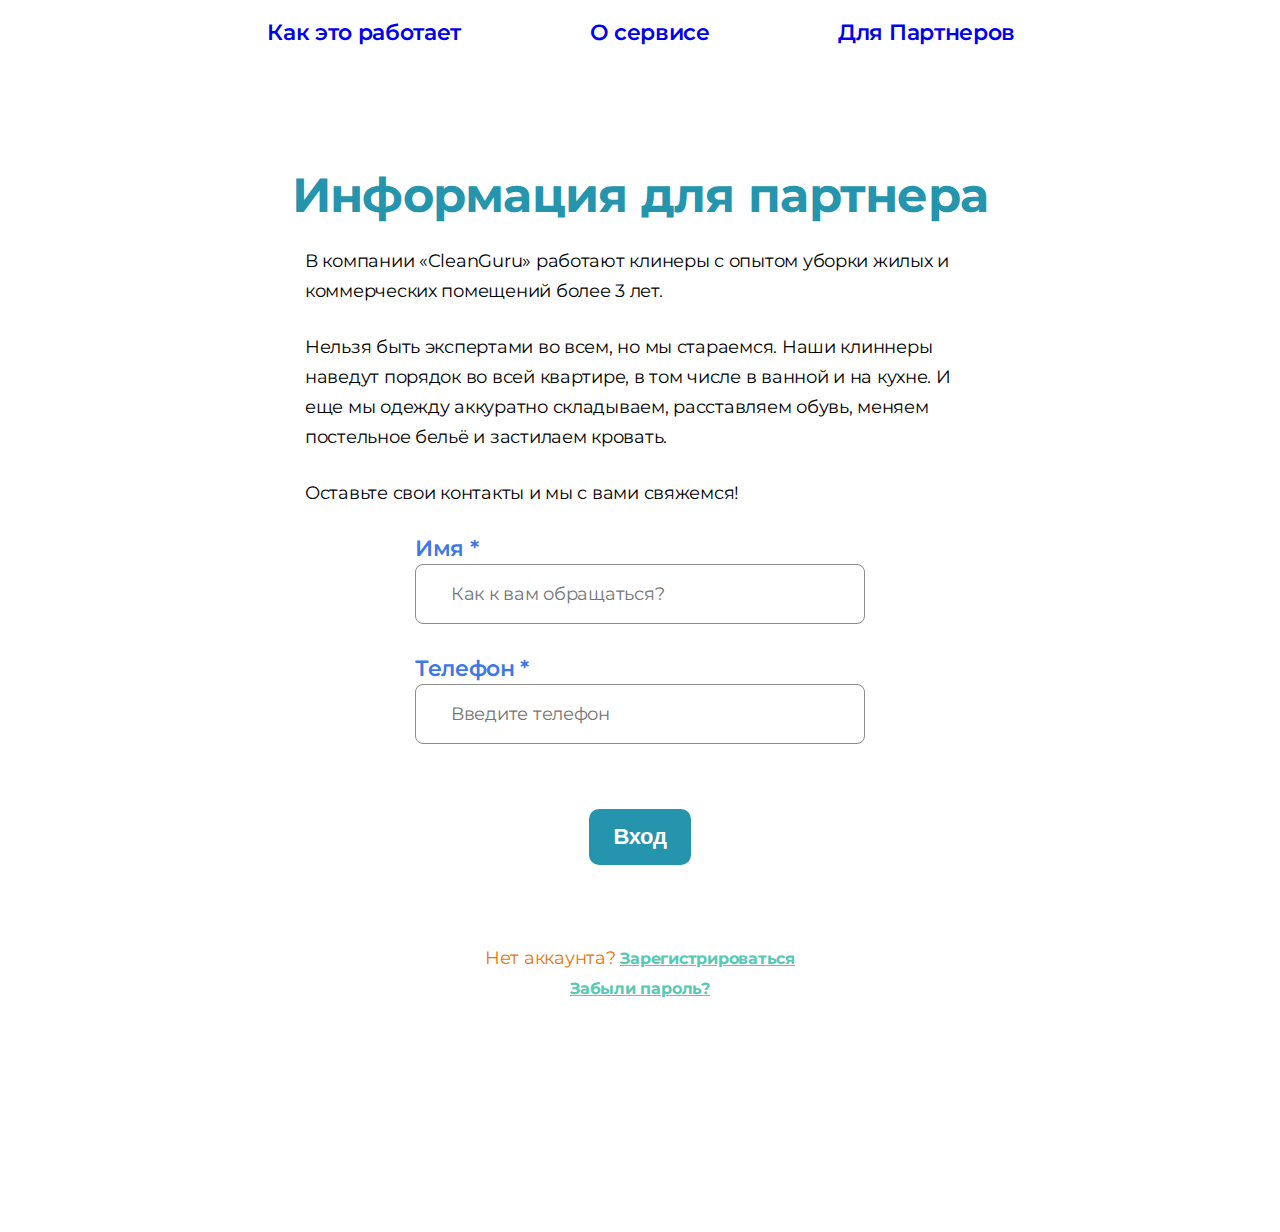
<file: forPartners.html>
<!DOCTYPE html>
<html lang="en">

<head>
    <meta charset="UTF-8">
    <meta http-equiv="X-UA-Compatible" content="IE=edge">
    <meta name="viewport" content="width=device-width, initial-scale=1.0">
    <title>Document</title>
    <link rel="stylesheet" href="styles.css">
    <link rel="preconnect" href="https://fonts.googleapis.com">
    <link rel="preconnect" href="https://fonts.gstatic.com" crossorigin>
    <link href="https://fonts.googleapis.com/css2?family=Montserrat:wght@300;400;600;700&display=swap" rel="stylesheet">
    <link href="https://fonts.googleapis.com/css2?family=Montserrat+Alternates:wght@500&display=swap" rel="stylesheet">
</head>

<body>
    <div class="container">
        <section class="nav">
            <ul class="nav__ul">
                <li class="nav__ul__item">
                    <a href="#">Как это работает</a>
                </li>
                <li class="nav__ul__item">
                    <a href="#">О сервисе</a>
                </li>
                <li class="nav__ul__item">
                    <a href="#">Для Партнеров</a>
                </li>
            </ul>
        </section>
        <section class="registration-main">
            <h2>Информация для партнера</h2>
            <p class="registration-main__p">В компании «CleanGuru» работают клинеры с опытом уборки жилых и коммерческих помещений более 3 лет.
                </p>
            <p class="registration-main__p">Нельзя быть экспертами во всем, но мы стараемся. Наши клиннеры наведут порядок во всей квартире, в том числе в ванной и на кухне. И еще мы одежду аккуратно складываем, расставляем обувь, меняем постельное бельё и застилаем кровать.</p>
            <p class="registration-main__p">Оставьте свои контакты и мы с вами свяжемся!</p>
            <form action="" class="login_form">
                <div class="login_form__element"><label class="login_form__input_h" for="login">Имя *</label></div>
                <div class="login_form__element"><input class="login_form__input" type="text" id="login"
                        placeholder="Как к вам обращаться?"></div>
                <div class="login_form__element"><label class="login_form__input_h" for="password">Телефон *</label>
                </div>
                <div class="login_form__element"><input class="login_form__input" type="password" id="password"
                        placeholder="Введите телефон"></div>
                <button type="submit" class="button button_darkgreen__filled login_form__button">Вход</button>
            </form>
            <div class="restore">
                <div><span class="restore__o">Нет аккаунта? </span><a href="#"><span
                            class="restore__g">Зарегистрироваться</span></a></div>
                <div><a href="#"><span class="restore__g">Забыли пароль?</span></a></div>
            </div>
        </section>
        
    </div>
</body>

</html>
</file>
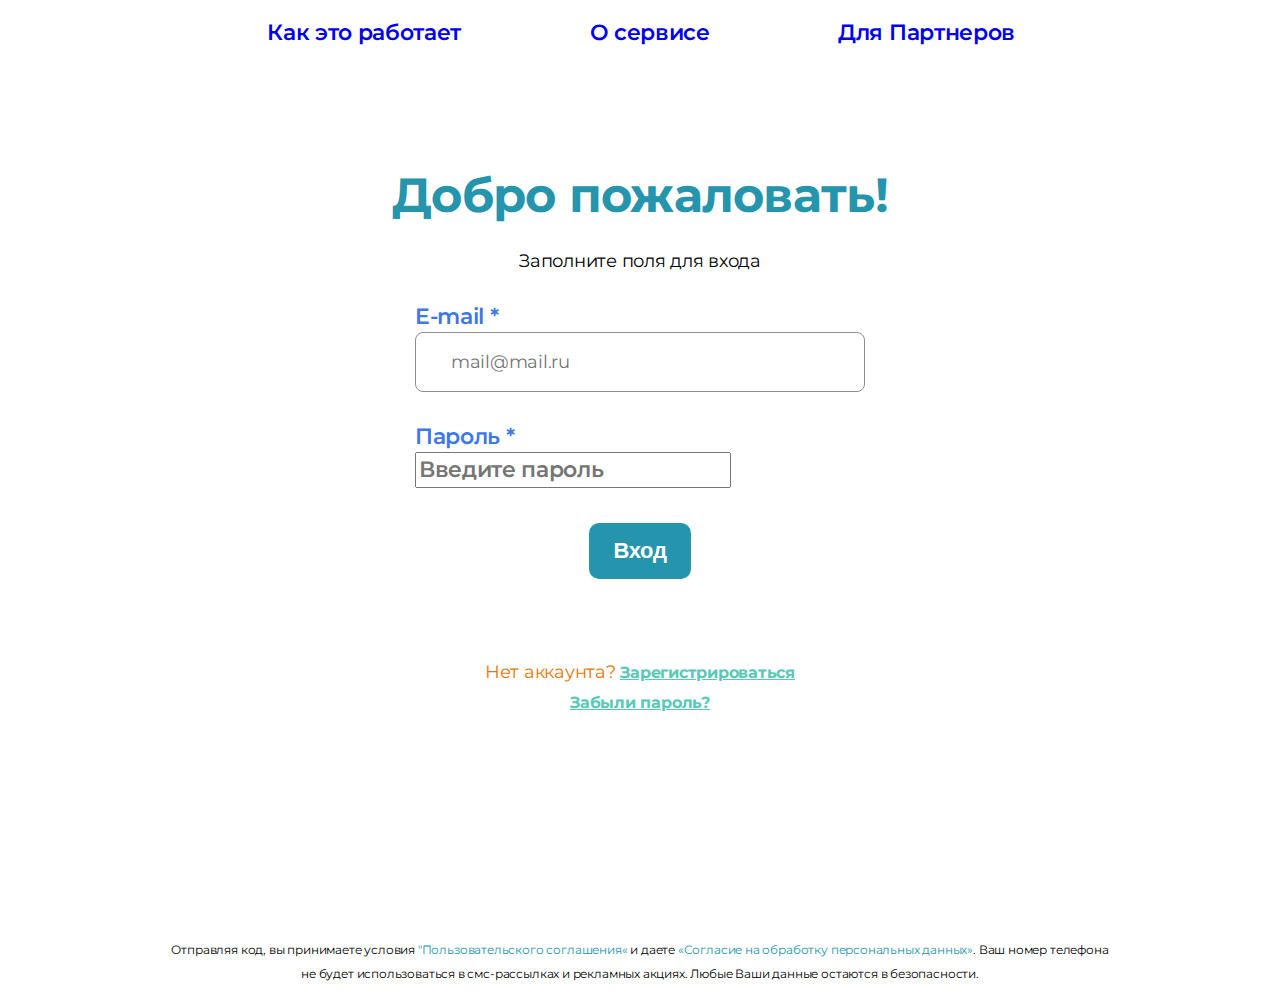
<file: loginIndividual.html>
<!DOCTYPE html>
<html lang="en">

<head>
    <meta charset="UTF-8">
    <meta http-equiv="X-UA-Compatible" content="IE=edge">
    <meta name="viewport" content="width=device-width, initial-scale=1.0">
    <title>Document</title>
    <link rel="stylesheet" href="styles.css">
    <link rel="preconnect" href="https://fonts.googleapis.com">
    <link rel="preconnect" href="https://fonts.gstatic.com" crossorigin>
    <link href="https://fonts.googleapis.com/css2?family=Montserrat:wght@300;400;600;700&display=swap" rel="stylesheet">
    <link href="https://fonts.googleapis.com/css2?family=Montserrat+Alternates:wght@500&display=swap" rel="stylesheet">
</head>

<body>
    <div class="container">
        <section class="nav">
            <ul class="nav__ul">
                <li class="nav__ul__item">
                    <a href="#">Как это работает</a>
                </li>
                <li class="nav__ul__item">
                    <a href="#">О сервисе</a>
                </li>
                <li class="nav__ul__item">
                    <a href="#">Для Партнеров</a>
                </li>
            </ul>
        </section>
        <section class="registration-main">
            <h2>Добро пожаловать!</h2>
            <p class="registration-main__p registration-main__p_center">Заполните поля для входа</p>

            <form action="" class="login_form">
                <div class="login_form__element"><label class="login_form__input_h" for="login">E-mail *</label></div>
                <div class="login_form__element"><input class="login_form__input" type="text" id="login"
                        placeholder="mail@mail.ru"></div>
                <div class="login_form__element"><label class="login_form__input_h" for="password">Пароль *</label>
                </div>
                <div class="login_form__element"><input class="login_form__input_h" type="password" id="password"
                        placeholder="Введите пароль"></div>
                <button type="submit" class="button button_darkgreen__filled login_form__button">Вход</button>
            </form>
            <div class="restore">
                <div><span class="restore__o">Нет аккаунта? </span><a href="#"><span
                            class="restore__g">Зарегистрироваться</span></a></div>
                <div><a href="#"><span class="restore__g">Забыли пароль?</span></a></div>
            </div>
        </section>
        <footer class="registration-main__bottom-p">Отправляя код, вы&nbsp;принимаете условия <a
                href="">&quot;Пользовательского соглашения&laquo;</a> и даете <a href="">&laquo;Согласие
                на&nbsp;обработку персональных данных&raquo;</a>. Ваш номер телефона не&nbsp;будет использоваться
            в&nbsp;смс-рассылках
            и&nbsp;рекламных акциях.
            Любые Ваши данные остаются в&nbsp;безопасности.</footer>
    </div>
</body>

</html>
</file>
<file: styles.css>
.button {
  margin: auto;
  letter-spacing: -0.015em;
  border-radius: 10px;
  border: 2px solid transparent;
  font-style: normal;
  font-weight: 600;
  font-size: 22px;
  line-height: 30px;
  padding: 0.5em 1em;
}

.button.visible {
  display: block;
}

.button:hover {
  background: transparent;
  transition-duration: 200ms;
}

.button_blue__filled {
  color: #FFF;
  background-color: #3D77EA;
}

.button_blue__filled:hover {
  color: #3D77EA;
  border-color: #3D77EA;
}

.button_blue__unfilled {
  color: #3D77EA;
  background-color: #FFF;
  border-color: #3D77EA;
}

.button_blue__unfilled:hover {
  color: #FFF;
  background-color: #3D77EA;
}

.button_darkgreen__filled {
  color: #FFF;
  background-color: #2594AD;
}

.button_darkgreen__filled:hover {
  color: #2594AD;
  border-color: #2594AD;
}

.button_lightgreen__filled {
  color: #FFF;
  background-color: #57C9B5;
}

.button_lightgreen__filled:hover {
  color: #57C9B5;
  border-color: #57C9B5;
}

.button_disabled__filled {
  color: #FFF;
  background-color: #E4E4E4;
}

.button_disabled__filled:hover {
  color: #E4E4E4;
  border-color: #E4E4E4;
}

.button_white__filled {
  color: #2594AD;
  background-color: #FFF;
}

.button_white__filled:hover {
  color: #2594AD;
  border-color: #FFF;
}

.checkbox__wrapper {
  margin-bottom: 20px;
}

.optional__text {
  background: #FFF;
  border: 1px solid rgba(0, 0, 0, 0.32);
  box-sizing: border-box;
  border-radius: 10px;
  width: 100%;
  min-height: 94px;
  overflow: auto;
  resize: none;
  margin-top: 19px;
  font-family: Montserrat;
  font-style: normal;
  font-weight: normal;
  font-size: 18px;
  line-height: 30px;
  display: flex;
  align-items: center;
  letter-spacing: -0.015em;
  color: #2594AD;
}

.custom__checkbox {
  position: absolute;
  z-index: -1;
  opacity: 0;
}

.custom__checkbox ~ .optional__text {
  display: none;
}

.custom__checkbox:checked ~ .optional__text {
  display: block;
}

.custom__checkbox + label {
  display: inline-flex;
  align-items: center;
  user-select: none;
  font-family: Montserrat;
  font-style: normal;
  font-weight: normal;
  font-size: 18px;
  line-height: 30px;
  letter-spacing: -0.015em;
  color: #2594AD;
}

.custom__checkbox + label::before {
  content: '';
  display: inline-block;
  width: 1em;
  height: 1em;
  flex-shrink: 0;
  flex-grow: 0;
  border: 1px solid #adb5bd;
  border-radius: 0.25em;
  margin-right: 0.5em;
  background-repeat: no-repeat;
  background-position: center center;
  background-size: 50% 50%;
}

.custom__checkbox:checked + label::before {
  border-color: #2594AD;
  background-color: #2594AD;
  background-image: url("data:image/svg+xml,%3csvg xmlns='http://www.w3.org/2000/svg' viewBox='0 0 8 8'%3e%3cpath fill='%23fff' d='M6.564.75l-3.59 3.612-1.538-1.55L0 4.26 2.974 7.25 8 2.193z'/%3e%3c/svg%3e");
}

.custom__checkbox:not(:disabled):not(:checked) + label:hover::before {
  border-color: #b3d7ff;
}

.custom__checkbox:not(:disabled):active + label::before {
  background-color: #b3d7ff;
  border-color: #b3d7ff;
}

.custom__checkbox:focus + label::before {
  box-shadow: 0 0 0 0.2rem rgba(0, 123, 255, 0.25);
}

.custom__checkbox:focus:not(:checked) + label::before {
  border-color: #80bdff;
}

.custom__checkbox:disabled + label::before {
  background-color: #e9ecef;
}

.nav {
  display: flex;
  justify-content: space-between;
  padding: 10px 6% 10px 3%;
}

.nav__ul {
  display: flex;
  justify-content: space-between;
  list-style-type: none;
  width: 65%;
  margin: auto;
}

.nav__ul__item {
  font-family: Montserrat;
  font-size: 22px;
  font-style: normal;
  font-weight: 600;
  line-height: 30px;
  letter-spacing: -0.015em;
  color: #2594AD;
}

.nav__ul__item a {
  text-decoration: none;
}

.nav__ul__item a:visited {
  color: #2594AD;
}

.nav__ul__item a:active {
  color: #2594AD;
}

.top-banner {
  text-align: center;
  padding-top: 147px;
  width: 100%;
  height: 642px;
  box-sizing: border-box;
  background-image: url("img/bannerLayer.png");
  background-size: cover;
  background-position: center center;
}

.top-banner h2 {
  margin-bottom: 54px;
  font-family: Montserrat Alternates;
  font-style: normal;
  font-weight: 500;
  font-size: 85px;
  line-height: 70px;
  letter-spacing: -0.015em;
  color: #FFF;
}

.top-banner p {
  margin-bottom: 54px;
  font-family: Montserrat;
  font-style: normal;
  font-weight: 600;
  font-size: 35px;
  line-height: 40px;
  letter-spacing: -0.015em;
  color: #FFF;
}

.how-it-works {
  height: 600px;
  padding: 60px 3% 0px 3%;
  text-align: center;
  background: #DDEEEB;
}

.how-it-works h2 {
  margin: 0 0 60px 0;
  font-family: Montserrat;
  font-style: normal;
  font-weight: bold;
  font-size: 48px;
  line-height: 72px;
  letter-spacing: -0.015em;
  color: #2594AD;
}

.how-it-works__options {
  display: flex;
  justify-content: space-between;
}

.how-it-works__options__item {
  padding: 52px 48px;
  max-width: 17%;
  text-align: left;
  border-radius: 6px;
  background: #FFF;
}

.how-it-works__options__item h3 {
  margin-bottom: 20px;
  font-family: Montserrat;
  font-style: normal;
  font-weight: bold;
  font-size: 24px;
  line-height: 36px;
  letter-spacing: -0.015em;
  color: #E47607;
}

.how-it-works__options__item p {
  font-family: Montserrat;
  font-style: normal;
  font-weight: normal;
  font-size: 18px;
  line-height: 30px;
  letter-spacing: -0.015em;
  color: #2594AD;
}

.order {
  padding: 90px 47px 0 47px;
}

.order__btm-button {
  margin-bottom: 44px;
}

.order__type {
  display: flex;
  margin-bottom: 40px;
  place-content: center;
}

.order__type:hover {
  cursor: pointer;
}

.order__type :first-child {
  border-radius: 6px 0px 0px 6px;
}

.order__type :last-child {
  border-radius: 0px 6px 6px 0px;
}

.order__type__item {
  width: 340px;
  height: 70px;
  text-align: center;
  padding-top: 27px;
  box-sizing: border-box;
  border: 1px solid #D4D4D4;
  border-collapse: collapse;
  font-family: Montserrat Alternates;
  font-style: normal;
  font-weight: normal;
  font-size: 18px;
  line-height: 22px;
  text-align: center;
  color: #2594AD;
  background: #FFF;
}

.order__type__item_checked {
  background: #2594AD;
  color: #FFF;
  font-family: Montserrat Alternates;
  font-style: normal;
  font-weight: 600;
  font-size: 18px;
  line-height: 22px;
}

.order__more {
  display: flex;
  justify-content: space-between;
}

.order__more h3 {
  font-family: Montserrat;
  font-style: normal;
  font-weight: bold;
  font-size: 24px;
  line-height: 18px;
  letter-spacing: -0.015em;
  color: #E47607;
}

.order__more p {
  font-family: Montserrat;
  font-style: normal;
  font-weight: normal;
  font-size: 18px;
  line-height: 30px;
  letter-spacing: -0.015em;
  color: #2594AD;
}

.order__more__item {
  width: 45%;
}

.about {
  height: 830px;
  padding: 157px 27% 0 27%;
  box-sizing: border-box;
  background: #DDEEEB;
}

.about h2 {
  margin: 0px auto 157px auto;
  text-align: center;
  font-family: Montserrat;
  font-style: normal;
  font-weight: bold;
  font-size: 48px;
  line-height: 72px;
  letter-spacing: -0.015em;
  color: #2594AD;
}

.about h3 {
  margin: 0px auto 24px auto;
  text-align: center;
  font-family: Montserrat;
  font-style: normal;
  font-weight: bold;
  font-size: 24px;
  line-height: 18px;
  letter-spacing: -0.015em;
  color: #E47607;
}

.about p {
  font-family: Montserrat;
  font-style: normal;
  font-weight: normal;
  font-size: 18px;
  line-height: 30px;
  letter-spacing: -0.015em;
  color: #2594AD;
}

.questions {
  padding: 56px 4% 100px 4%;
}

.questions h2 {
  text-align: center;
  font-family: Montserrat;
  font-style: normal;
  font-weight: bold;
  font-size: 48px;
  line-height: 72px;
  letter-spacing: -0.015em;
  color: #2594AD;
}

.questions__wrapper {
  display: flex;
  justify-content: space-between;
  align-items: flex-start;
}

.questions__categories {
  width: 23%;
  min-width: 250px;
  padding: 54px 48px;
  box-sizing: border-box;
  margin-right: 10px;
  background: #FFF;
  border-radius: 6px;
  filter: drop-shadow(0px 4px 4px rgba(0, 0, 0, 0.25));
}

.questions__categories h3 {
  margin: 0 0 22px 0;
  font-family: Montserrat;
  font-style: normal;
  font-weight: 600;
  font-size: 24px;
  line-height: 36px;
  letter-spacing: -0.015em;
  color: #2594AD;
}

.questions__categories__item {
  margin-bottom: 5px;
  font-family: Montserrat;
  font-style: normal;
  font-weight: normal;
  font-size: 18px;
  line-height: 30px;
  letter-spacing: -0.015em;
  color: #2594AD;
}

.questions__categories__item:hover {
  cursor: pointer;
}

.questions__categories__item_active {
  font-weight: 600;
}

.questions__items {
  width: 67%;
}

.questions__items h3 {
  margin: 0 0 37px 0;
  font-family: Montserrat;
  font-style: normal;
  font-weight: 600;
  font-size: 24px;
  line-height: 36px;
  letter-spacing: -0.015em;
  color: #E47607;
}

.questions__item {
  margin-bottom: 15px;
  background: #FFF;
  border: 1px solid #D0D0D0;
  box-sizing: border-box;
  border-radius: 6px;
  position: relative;
}

.questions__item input {
  position: absolute;
  left: 0;
  top: 0;
  height: 100%;
  width: 100%;
  opacity: 0;
  visibility: 0;
}

.questions__item h4 {
  color: #FFF;
  position: relative;
}

.questions__item label::after {
  content: url(img/plus.svg);
  display: inline-block;
  position: absolute;
  top: 2px;
  right: 20px;
}

.questions__item label {
  cursor: pointer;
  position: relative;
  display: flex;
  align-items: center;
  padding-left: 15px;
  font-family: Montserrat;
  font-style: normal;
  font-weight: normal;
  font-size: 24px;
  line-height: 36px;
  letter-spacing: -0.015em;
  color: #2594AD;
}

.questions__item__desc {
  max-height: 0px;
  overflow: hidden;
  transition: max-height 0.5s;
  background-color: #FFF;
}

.questions__item__desc p {
  padding: 10px 170px 25px 15px;
  font-family: Montserrat;
  font-style: normal;
  font-weight: normal;
  font-size: 18px;
  line-height: 30px;
  letter-spacing: -0.015em;
  color: #000000;
}

.questions__item input:checked ~ h4 label::after {
  content: url(img/minus.svg);
}

.questions__item input:checked ~ h4 ~ .questions__item__desc {
  max-height: 200px;
}

.questions__item a {
  color: #2594AD;
}

.footer__logo {
  text-align: center;
}

.footer hr {
  border: none;
  color: #2594AD;
  background-color: #2594AD;
  height: 1px;
  margin-bottom: 58px;
}

.footer__social {
  display: flex;
  margin: 0 auto;
  width: 227px;
  justify-content: space-between;
}

.footer__social__link div {
  width: 44px;
  height: 44px;
  padding-top: 3px;
  box-sizing: border-box;
  background: #2594AD;
  border-radius: 50%;
  color: #FFF;
  text-align: center;
  font-size: 13px;
  font-weight: 50;
}

.footer__social__link div:hover {
  background: #FFF;
  color: #2594AD;
  border: 1px solid #2594AD;
  transition-duration: 500ms;
}

.footer__bottom-menu {
  display: flex;
  justify-content: space-between;
}

.footer__bottom-menu__item {
  list-style-type: none;
  font-family: Montserrat;
  font-size: 22px;
  font-style: normal;
  font-weight: 600;
  line-height: 30px;
  letter-spacing: -0.015em;
  color: #2594AD;
  padding: 0 7% 0 0;
}

.footer__bottom-menu__item a {
  text-decoration: none;
}

.footer__bottom-menu__item a:visited {
  color: #2594AD;
}

.registration-main {
  padding: 61px 0 220px 0;
  text-align: center;
  max-width: 700px;
  margin: 0 auto;
}

.registration-main h2 {
  margin-bottom: 15px;
  text-align: center;
  font-family: Montserrat;
  font-style: normal;
  font-weight: bold;
  font-size: 48px;
  line-height: 72px;
  letter-spacing: -0.015em;
  color: #2594AD;
}

.registration-main__p {
  margin: 0 auto;
  margin-bottom: 26px;
  text-align: left;
  max-width: 670px;
  font-family: Montserrat;
  font-style: normal;
  font-weight: normal;
  font-size: 18px;
  line-height: 30px;
  letter-spacing: -0.015em;
}

.registration-main__p_center {
  text-align: center;
}

.registration-main__options {
  display: flex;
  padding: 0 27% 120px 27%;
  justify-content: space-between;
}

.registration-main__options__item {
  width: 30%;
  height: 150px;
  text-align: center;
  padding-top: 97px;
  box-sizing: border-box;
  background: #F7F7F7;
  box-shadow: 0px 4px 31px #E7E7E7;
  border-radius: 6px;
}

.registration-main__options__item:hover {
  background-color: #D2DFF7;
  box-shadow: 0px 4px 31px #F6F6F6;
  border-radius: 6px;
  transition-duration: 500ms;
}

.registration-main__options__item__individual {
  background-image: url(img/individual.svg);
  background-repeat: no-repeat;
  background-position: center center;
}

.registration-main__options__item__company {
  background-image: url(img/company.svg);
  background-repeat: no-repeat;
  background-position: center center;
}

.registration-main__options__item__cleaner {
  background-image: url(img/cleaner.svg);
  background-repeat: no-repeat;
  background-position: center center;
}

.registration-main__bottom-p {
  margin: 0 auto;
  max-width: 956px;
  font-family: Montserrat;
  font-style: normal;
  font-weight: normal;
  font-size: 12px;
  line-height: 24px;
  text-align: center;
  letter-spacing: -0.015em;
}

.registration-main__bottom-p a {
  text-decoration: none;
}

.registration-main__bottom-p a:visited {
  color: #2594AD;
}

.login_form__button {
  margin-top: 35px;
}

.login_form__element {
  max-width: 450px;
  text-align: left;
  margin: 0 auto;
}

.login_form__input {
  width: 100%;
  height: 60px;
  box-sizing: border-box;
  padding: 15px 35px;
  margin-bottom: 30px;
  background: #FFFFFF;
  border: 1px solid #8C8C8C;
  border-radius: 8px;
  font-family: Montserrat;
  font-style: normal;
  font-weight: normal;
  font-size: 18px;
  line-height: 30px;
  letter-spacing: -0.015em;
  color: #8C8C8C;
}

.login_form__input_h {
  text-align: left;
  margin: 0;
  font-family: Montserrat;
  font-style: normal;
  font-weight: 600;
  font-size: 22px;
  line-height: 30px;
  letter-spacing: -0.015em;
  color: #3D77EA;
}

.restore {
  padding: 78px 0 0 0;
}

.restore__o {
  font-family: Montserrat;
  font-style: normal;
  font-weight: normal;
  font-size: 18px;
  line-height: 30px;
  text-align: center;
  letter-spacing: -0.015em;
  color: #E47607;
}

.restore__g {
  font-family: Montserrat;
  font-style: normal;
  font-weight: bold;
  font-size: 16px;
  line-height: 30px;
  letter-spacing: -0.015em;
  text-decoration-line: underline;
  color: #57C9B5;
}

.cabinet__edit-partners__item {
  display: flex;
  justify-content: space-between;
  margin-bottom: 15px;
}

.cabinet__edit-partners__item div {
  flex-grow: 1;
  margin-right: 5px;
}

.cabinet__edit-partners__item input {
  height: 35px;
  width: 100%;
  background: #FFFFFF;
  border: 1px solid #8C8C8C;
  box-sizing: border-box;
  border-radius: 8px;
  font-family: Montserrat;
  font-style: normal;
  font-weight: normal;
  font-size: 13px;
  line-height: 30px;
  letter-spacing: -0.015em;
  color: #8C8C8C;
}

.cabinet__edit-partners__item button {
  border-radius: 10px;
  margin-left: 5px;
  border: 2px solid #57C9B5;
  background: transparent;
  box-sizing: border-box;
  color: #57C9B5;
}

.cabinet__edit-partners__item button:hover {
  background: #57C9B5;
  color: #FFF;
  transition-duration: 500ms;
}

.cabinet-main {
  text-align: center;
}

.cabinet-main h2 {
  font-family: Montserrat;
  font-style: normal;
  font-weight: bold;
  font-size: 48px;
  line-height: 72px;
  letter-spacing: -0.015em;
  color: #000000;
}

.cabinet-form {
  max-width: 467px;
  margin: 0 auto;
  text-align: center;
}

.cabinet-form__inputs div:last-child {
  margin-bottom: 51px;
}

.cabinet-form__input {
  padding: 15px 25px;
  width: 100%;
  height: 60px;
  margin-bottom: 8px;
  background: #FFFFFF;
  border: 1px solid #8C8C8C;
  box-sizing: border-box;
  border-radius: 8px;
  font-family: Montserrat;
  font-style: normal;
  font-weight: normal;
  font-size: 18px;
  line-height: 30px;
  letter-spacing: -0.015em;
}

.cabinet__options {
  display: flex;
  height: 80px;
  padding-inline-start: 0;
  margin-bottom: 60px;
}

.cabinet__options__wrp {
  display: inline-block;
}

.cabinet__options__item {
  width: 247px;
  height: 80px;
  line-height: 80px;
  text-align: center;
  list-style-type: none;
  background: #FFFFFF;
  border: 1px solid #E4E4E4;
  box-sizing: border-box;
  font-family: Montserrat;
  font-style: normal;
  font-weight: normal;
  font-size: 18px;
  color: #201D47;
}

.cabinet__options__item p {
  margin: 0;
  display: inline-block;
  vertical-align: middle;
}

.cabinet__options__item.active {
  background: #3D77EA;
  color: #FFFFFF;
}

.cabinet__options__item:hover:not(.cabinet__options__item.active) {
  background-color: #D2DFF7;
  box-shadow: 0px 4px 31px #F6F6F6;
  transition-duration: 500ms;
}

.cabinet__data {
  display: flex;
  justify-content: space-around;
}

.cabinet__data img {
  border: solid 1px black;
}

.cabinet__data__personal_form__button {
  margin-top: 35px;
}

.cabinet__data__personal_form__element {
  max-width: 450px;
  text-align: left;
  margin: 0 0 5px 0;
}

.cabinet__data__personal_form__input {
  width: 100%;
  height: 60px;
  box-sizing: border-box;
  padding: 15px 35px;
  margin-bottom: 20px;
  background: #FFFFFF;
  border: 1px solid #8C8C8C;
  border-radius: 8px;
  font-family: Montserrat;
  font-style: normal;
  font-weight: normal;
  font-size: 16px;
  line-height: 30px;
  letter-spacing: -0.015em;
  color: #8C8C8C;
}

.cabinet__data__personal_form__input_h {
  text-align: left;
  margin: 0;
  font-family: Montserrat;
  font-style: normal;
  font-weight: 600;
  font-size: 16px;
  line-height: 30px;
  letter-spacing: -0.015em;
  color: #2594AD;
}

.cabinet__data__personal__btns {
  display: flex;
  justify-content: space-between;
}

.cabinet__data__personal h2 {
  margin: 0 0 40px 0;
  font-family: Montserrat;
  font-style: normal;
  font-weight: bold;
  font-size: 24px;
  line-height: 18px;
  letter-spacing: -0.015em;
  color: #E47607;
}

.pagination {
  margin: 0 auto;
  display: flex;
  list-style-type: none;
  justify-content: space-between;
  align-items: center;
  max-width: 500px;
  border-radius: 0.6rem;
  border: 1px solid #8C8C8C;
  padding: 5px;
  font-family: Montserrat;
  font-style: normal;
  font-weight: normal;
  font-size: 14px;
  line-height: 30px;
  letter-spacing: -0.015em;
}

.pagination__btn, .pagination__numbers, .pagination__dots {
  display: flex;
  justify-content: center;
  align-items: center;
  max-width: 30px;
  padding: 0 5px;
  cursor: pointer;
}

.pagination__btn {
  width: 2.6rem;
  height: 2.6rem;
  border-radius: 0.4rem;
  border: 1px solid transparent;
}

.pagination__btn:hover {
  color: #57C9B5;
  border-color: #57C9B5;
  transition-duration: 500ms;
}

.pagination__dots {
  cursor: initial;
}

.pagination__numbers {
  width: 2.6rem;
  height: 2.6rem;
  border-radius: 0.4rem;
  border: 1px solid transparent;
}

.pagination__numbers:hover {
  color: #57C9B5;
  border-color: #57C9B5;
  transition-duration: 500ms;
}

.pagination__numbers.active {
  color: #ffffff;
  background: #57C9B5;
  font-weight: 600;
  border: 1px solid var(--primary);
}

.orders {
  display: flex;
  flex-wrap: wrap;
  justify-content: space-between;
}

.orders__item {
  width: 49%;
  min-width: 400px;
  padding: 20px 30px;
  text-align: left;
  margin-bottom: 10px;
  overflow: hidden;
  border: 1px solid #E4E4E4;
  box-sizing: border-box;
  border-radius: 6px;
  position: relative;
}

.orders__item__buttons {
  visibility: hidden;
  width: 0%;
}

.orders__item__buttons button {
  display: block;
  margin-bottom: 10px;
}

.orders__item__content {
  display: flex;
}

.orders__item__content_wrp {
  width: 100%;
}

.orders__item__more {
  position: absolute;
  left: 0;
  top: 0;
  height: 100%;
  width: 100%;
  opacity: 0;
  visibility: hidden;
}

.orders__item__more:checked + .orders__item label::after {
  content: url(img/minus.svg);
}

.orders__item__more:checked + .orders__item {
  width: 100%;
  max-height: none;
  transition-duration: 500ms;
}

.orders__item__more:checked + .orders__item .orders__item__buttons {
  visibility: visible;
  transition-duration: 500ms;
  width: 30%;
}

.orders__item__more:checked + .orders__item .orders__item__content_wrp {
  width: 70%;
}

.orders__item__more:not(:checked) + .orders__item {
  width: 49%;
  transition-duration: 500ms;
}

.orders__item:hover {
  box-shadow: 0 0 10px gray;
  transition-duration: 500ms;
}

.orders__item__number {
  font-family: Montserrat;
  font-style: normal;
  font-weight: normal;
  font-size: 18px;
  line-height: 22px;
  letter-spacing: -0.015em;
  color: #000000;
}

.orders__item__day {
  font-family: Montserrat;
  font-style: normal;
  font-weight: bold;
  font-size: 24px;
  line-height: 18px;
  letter-spacing: -0.015em;
  color: #E47607;
}

.orders__item__time {
  font-family: Montserrat;
  font-style: normal;
  font-weight: bold;
  font-size: 24px;
  line-height: 18px;
  letter-spacing: -0.015em;
  color: #E47607;
}

.orders__item__adress {
  font-family: Montserrat;
  font-style: normal;
  font-weight: normal;
  font-size: 18px;
  line-height: 30px;
  letter-spacing: -0.015em;
  color: #8C8C8C;
}

.orders__item__status {
  font-family: Montserrat;
  font-style: normal;
  font-weight: bold;
  font-size: 24px;
  line-height: 18px;
  letter-spacing: -0.015em;
  color: #E47607;
}

.orders__item label {
  cursor: pointer;
  position: relative;
  display: flex;
  align-items: center;
  padding-left: 15px;
}

.orders__item label::after {
  content: url(img/plus.svg);
  display: inline-block;
  position: absolute;
  top: 2px;
  right: 20px;
}

.container {
  margin: 0 auto;
  max-width: 1440px;
  font-family: Montserrat;
}

.unvisible {
  display: none;
}

.f-16 {
  font-size: 16px;
}

.f-18 {
  font-size: 18px;
}
</file>
